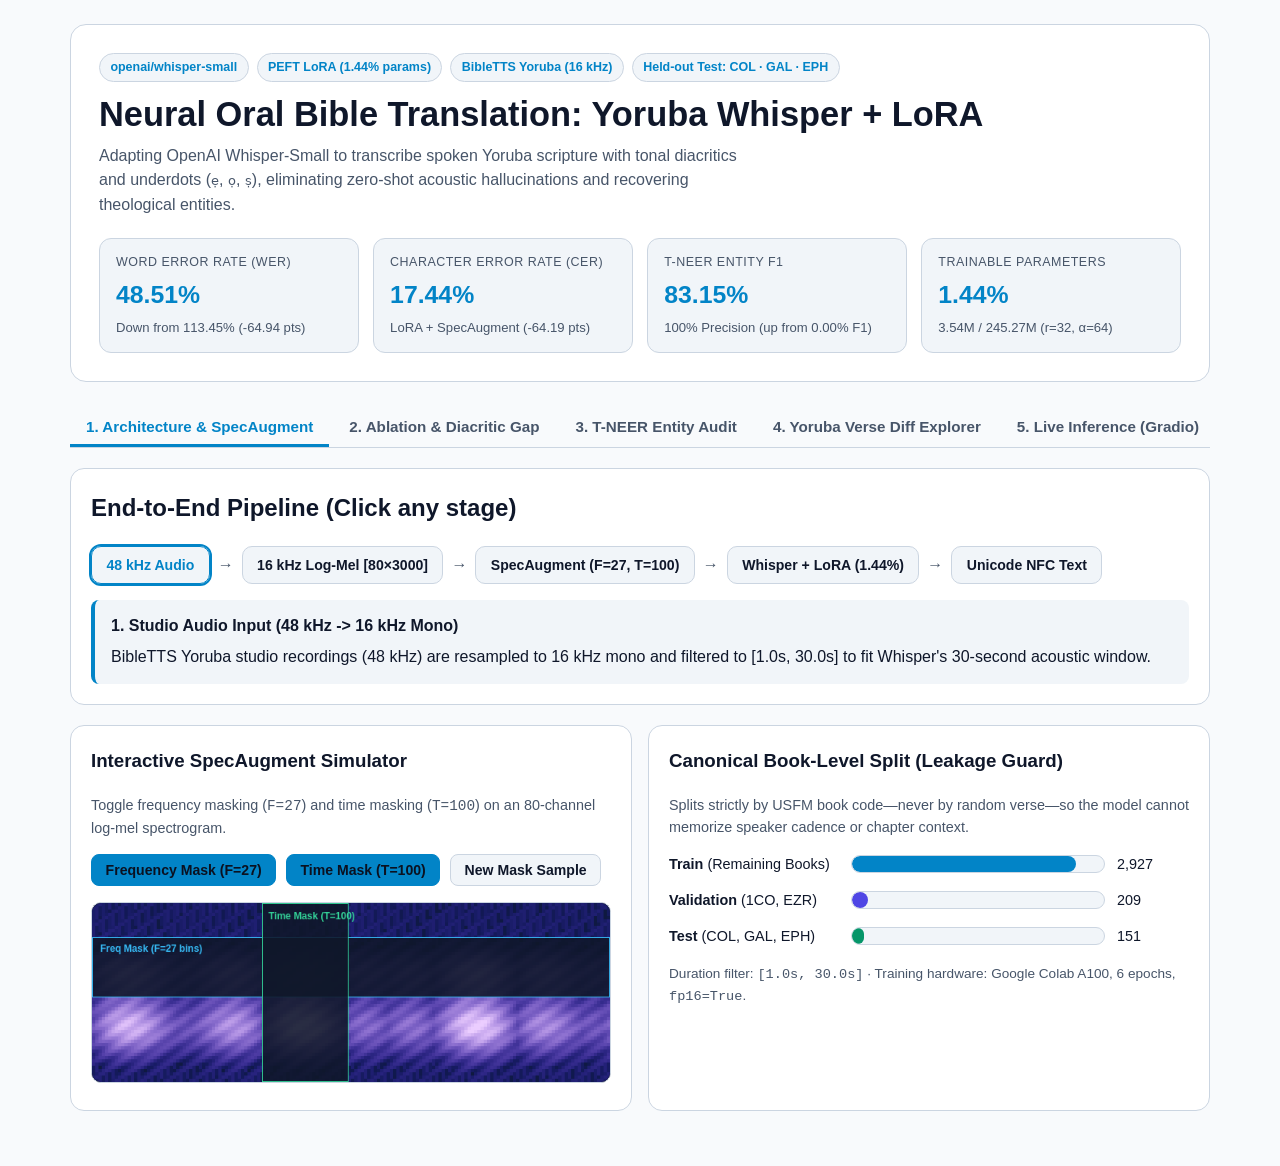
<file: showcase/index.html>
<!DOCTYPE html>
<html lang="en">
<head>
  <meta charset="UTF-8" />
  <meta name="viewport" content="width=device-width, initial-scale=1.0" />
  <meta name="color-scheme" content="light dark" />
  <title>Neural Oral Bible Translation — Yoruba Whisper + LoRA Showcase</title>
  <link rel="stylesheet" href="styles.css" />
</head>
<body>
  <div class="container">
    <header class="hero">
      <div class="badge-row">
        <span class="badge">openai/whisper-small</span>
        <span class="badge">PEFT LoRA (1.44% params)</span>
        <span class="badge">BibleTTS Yoruba (16 kHz)</span>
        <span class="badge">Held-out Test: COL · GAL · EPH</span>
      </div>
      <h1>Neural Oral Bible Translation: Yoruba Whisper + LoRA</h1>
      <p>
        Adapting OpenAI Whisper-Small to transcribe spoken Yoruba scripture with tonal diacritics and underdots
        (<code>ẹ</code>, <code>ọ</code>, <code>ṣ</code>), eliminating zero-shot acoustic hallucinations and recovering theological entities.
      </p>

      <div class="kpi-grid">
        <div class="kpi-card">
          <div class="kpi-label">Word Error Rate (WER)</div>
          <div class="kpi-value">48.51%</div>
          <div class="kpi-sub">Down from 113.45% (-64.94 pts)</div>
        </div>
        <div class="kpi-card">
          <div class="kpi-label">Character Error Rate (CER)</div>
          <div class="kpi-value">17.44%</div>
          <div class="kpi-sub">LoRA + SpecAugment (-64.19 pts)</div>
        </div>
        <div class="kpi-card">
          <div class="kpi-label">T-NEER Entity F1</div>
          <div class="kpi-value">83.15%</div>
          <div class="kpi-sub">100% Precision (up from 0.00% F1)</div>
        </div>
        <div class="kpi-card">
          <div class="kpi-label">Trainable Parameters</div>
          <div class="kpi-value">1.44%</div>
          <div class="kpi-sub">3.54M / 245.27M (r=32, α=64)</div>
        </div>
      </div>
    </header>

    <div class="tabs">
      <div class="tablist" role="tablist" aria-label="Project showcase sections">
        <button type="button" role="tab" id="tab-arch" aria-selected="true">1. Architecture &amp; SpecAugment</button>
        <button type="button" role="tab" id="tab-ablation" aria-selected="false">2. Ablation &amp; Diacritic Gap</button>
        <button type="button" role="tab" id="tab-tneer" aria-selected="false">3. T-NEER Entity Audit</button>
        <button type="button" role="tab" id="tab-verses" aria-selected="false">4. Yoruba Verse Diff Explorer</button>
        <button type="button" role="tab" id="tab-live" aria-selected="false">5. Live Inference (Gradio)</button>
      </div>

      <!-- TAB 1: ARCHITECTURE -->
      <div role="tabpanel" id="panel-arch" aria-labelledby="tab-arch" tabindex="0">
        <div class="panel-inner">
          <div class="card">
            <h2>End-to-End Pipeline (Click any stage)</h2>
            <div class="pipeline" id="pipeline-nodes">
              <button type="button" class="pipe-node" data-step="audio" aria-pressed="true">48 kHz Audio</button>
              <span class="pipe-arrow">→</span>
              <button type="button" class="pipe-node" data-step="mel" aria-pressed="false">16 kHz Log-Mel [80×3000]</button>
              <span class="pipe-arrow">→</span>
              <button type="button" class="pipe-node" data-step="specaug" aria-pressed="false">SpecAugment (F=27, T=100)</button>
              <span class="pipe-arrow">→</span>
              <button type="button" class="pipe-node" data-step="lora" aria-pressed="false">Whisper + LoRA (1.44%)</button>
              <span class="pipe-arrow">→</span>
              <button type="button" class="pipe-node" data-step="nfc" aria-pressed="false">Unicode NFC Text</button>
            </div>
            <div class="pipe-detail" id="pipeline-detail"></div>
          </div>

          <div class="grid-2">
            <div class="card">
              <h3>Interactive SpecAugment Simulator</h3>
              <p style="color: var(--muted); font-size: 0.9rem;">
                Toggle frequency masking (<code>F=27</code>) and time masking (<code>T=100</code>) on an 80-channel log-mel spectrogram.
              </p>
              <div class="btn-row">
                <button type="button" class="btn" id="toggle-freq" aria-pressed="true">Frequency Mask (F=27)</button>
                <button type="button" class="btn" id="toggle-time" aria-pressed="true">Time Mask (T=100)</button>
                <button type="button" class="btn" id="reroll-spec">New Mask Sample</button>
              </div>
              <canvas id="spec-canvas" width="640" height="220" aria-label="Interactive log-mel spectrogram with SpecAugment masks"></canvas>
            </div>

            <div class="card">
              <h3>Canonical Book-Level Split (Leakage Guard)</h3>
              <p style="color: var(--muted); font-size: 0.9rem;">
                Splits strictly by USFM book code—never by random verse—so the model cannot memorize speaker cadence or chapter context.
              </p>
              <div class="bar-group">
                <div class="bar-row">
                  <span><strong>Train</strong> (Remaining Books)</span>
                  <div class="bar-track"><div class="bar-fill" style="width: 89%; background: var(--accent);"></div></div>
                  <span>2,927</span>
                </div>
                <div class="bar-row">
                  <span><strong>Validation</strong> (1CO, EZR)</span>
                  <div class="bar-track"><div class="bar-fill" style="width: 6.4%; background: var(--indigo);"></div></div>
                  <span>209</span>
                </div>
                <div class="bar-row">
                  <span><strong>Test</strong> (COL, GAL, EPH)</span>
                  <div class="bar-track"><div class="bar-fill" style="width: 4.6%; background: var(--emerald);"></div></div>
                  <span>151</span>
                </div>
              </div>
              <p style="color: var(--muted); font-size: 0.85rem; margin-top: 1rem;">
                Duration filter: <code>[1.0s, 30.0s]</code> · Training hardware: Google Colab A100, 6 epochs, <code>fp16=True</code>.
              </p>
            </div>
          </div>
        </div>
      </div>

      <!-- TAB 2: ABLATION -->
      <div role="tabpanel" id="panel-ablation" aria-labelledby="tab-ablation" hidden>
        <div class="panel-inner">
          <div class="card">
            <h2>3-Way Ablation &amp; Diacritic Gap</h2>
            <div class="btn-row">
              <span>Metric Mode:</span>
              <button type="button" class="btn" id="mode-tone" aria-pressed="true">With Tonal Diacritics (Strict)</button>
              <button type="button" class="btn" id="mode-notone" aria-pressed="false">Diacritic-Stripped (No-Tone)</button>
            </div>

            <div class="grid-2">
              <div>
                <h3>Word Error Rate (WER %) — Lower is Better</h3>
                <div class="bar-group" id="wer-bars"></div>
              </div>
              <div>
                <h3>Character Error Rate (CER %) — Lower is Better</h3>
                <div class="bar-group" id="cer-bars"></div>
              </div>
            </div>
          </div>

          <div class="card">
            <h3 id="ablation-table-caption">Full Phase 4 Quantitative Breakdown</h3>
            <div tabindex="0" role="region" aria-labelledby="ablation-table-caption" class="table-wrapper">
              <table>
                <thead>
                  <tr>
                    <th>Configuration</th>
                    <th>WER (%)</th>
                    <th>WER No-Tone (%)</th>
                    <th>Diacritic WER Gap</th>
                    <th>CER (%)</th>
                    <th>CER No-Tone (%)</th>
                    <th>Diacritic CER Gap</th>
                  </tr>
                </thead>
                <tbody id="ablation-tbody"></tbody>
              </table>
            </div>
          </div>
        </div>
      </div>

      <!-- TAB 3: T-NEER -->
      <div role="tabpanel" id="panel-tneer" aria-labelledby="tab-tneer" hidden>
        <div class="panel-inner">
          <div class="card">
            <h2>Theological Named Entity Error Audit (T-NEER)</h2>
            <p style="color: var(--muted);">
              Evaluated across <strong>104</strong> occurrences of 24 curated Yoruba biblical proper nouns and theological terms in the held-out test set.
            </p>
            <div class="bar-group" id="tneer-bars"></div>
          </div>

          <div class="card">
            <h3>24 Curated Yoruba Theological Entities (<code>ProjectConfig.theological_entities</code>)</h3>
            <div class="entity-grid" id="entity-grid"></div>
          </div>
        </div>
      </div>

      <!-- TAB 4: VERSE DIFF EXPLORER -->
      <div role="tabpanel" id="panel-verses" aria-labelledby="tab-verses" hidden>
        <div class="panel-inner">
          <div class="card">
            <h2>Interactive Yoruba Verse Diff Explorer (151 Held-Out Test Verses)</h2>
            <div class="btn-row">
              <label for="verse-select"><strong>Select Showcase / Test Verse:</strong></label>
              <select id="verse-select"></select>
              <input type="search" id="verse-search" placeholder="Filter by Yoruba word (e.g. Ọlọ́run, Kristi)..." aria-label="Filter test verses" />
            </div>
            <p style="font-size: 0.85rem; color: var(--muted);">
              Legend: <span class="tok-ok">Exact match</span> · <span class="tok-tone">Tone/diacritic mismatch</span> · <span class="tok-err">Missing / hallucinated word</span>
            </p>
            <div class="verse-box" id="verse-diff-container"></div>
          </div>
        </div>
      </div>

      <!-- TAB 5: LIVE GRADIO INFERENCE -->
      <div role="tabpanel" id="panel-live" aria-labelledby="tab-live" hidden>
        <div class="panel-inner">
          <div class="card">
            <h2>Live Model Inference (Companion Gradio App)</h2>
            <p style="color: var(--muted);">
              This static showcase runs zero-cost on GitHub Pages using your Phase 4 results. For live microphone or audio-file transcription with
              <code>lora_raw</code> and <code>lora_specaug</code>, run the companion <code>app.py</code> locally or deploy it to Hugging Face Spaces.
            </p>
            <div class="grid-2">
              <div class="transcript-card">
                <div class="transcript-label">1. Run Locally with Adapters</div>
                <pre style="overflow-x: auto; margin: 0;"><code>pip install gradio
python app.py</code></pre>
              </div>
              <div class="transcript-card">
                <div class="transcript-label">2. Deploy to Hugging Face Spaces</div>
                <p style="font-size: 0.9rem; margin: 0;">
                  Upload <code>lora_raw</code> and <code>lora_specaug</code> to Hugging Face Hub, set
                  <code>LORA_RAW_REPO</code> and <code>LORA_SPECAUG_REPO</code> in your Space Secrets/Variables, and push <code>app.py</code>.
                </p>
              </div>
            </div>
          </div>
        </div>
      </div>
    </div>
  </div>

  <script src="data.js"></script>
  <script src="app.js"></script>
</body>
</html>
</file>
<file: showcase/styles.css>
:root {
  color-scheme: light dark;

  --bg-light: #f8fafc;
  --bg-dark: #0b1120;
  --surface-light: #ffffff;
  --surface-dark: #111827;
  --surface-alt-light: #f1f5f9;
  --surface-alt-dark: #1e293b;
  --text-light: #0f172a;
  --text-dark: #f1f5f9;
  --muted-light: #475569;
  --muted-dark: #94a3b8;
  --border-light: #cbd5e1;
  --border-dark: #334155;

  --accent-light: #0284c7;
  --accent-dark: #38bdf8;
  --emerald-light: #059669;
  --emerald-dark: #34d399;
  --amber-light: #d97706;
  --amber-dark: #fbbf24;
  --rose-light: #dc2626;
  --rose-dark: #f87171;
  --indigo-light: #4f46e5;
  --indigo-dark: #818cf8;

  --bg: var(--bg-light);
  --surface: var(--surface-light);
  --surface-alt: var(--surface-alt-light);
  --text: var(--text-light);
  --muted: var(--muted-light);
  --border: var(--border-light);
  --accent: var(--accent-light);
  --emerald: var(--emerald-light);
  --amber: var(--amber-light);
  --rose: var(--rose-light);
  --indigo: var(--indigo-light);
}

@media (prefers-color-scheme: dark) {
  :root {
    --bg: var(--bg-dark);
    --surface: var(--surface-dark);
    --surface-alt: var(--surface-alt-dark);
    --text: var(--text-dark);
    --muted: var(--muted-dark);
    --border: var(--border-dark);
    --accent: var(--accent-dark);
    --emerald: var(--emerald-dark);
    --amber: var(--amber-dark);
    --rose: var(--rose-dark);
    --indigo: var(--indigo-dark);
  }
}

@supports (color: light-dark(white, black)) {
  :root {
    --bg: light-dark(var(--bg-light), var(--bg-dark));
    --surface: light-dark(var(--surface-light), var(--surface-dark));
    --surface-alt: light-dark(var(--surface-alt-light), var(--surface-alt-dark));
    --text: light-dark(var(--text-light), var(--text-dark));
    --muted: light-dark(var(--muted-light), var(--muted-dark));
    --border: light-dark(var(--border-light), var(--border-dark));
    --accent: light-dark(var(--accent-light), var(--accent-dark));
    --emerald: light-dark(var(--emerald-light), var(--emerald-dark));
    --amber: light-dark(var(--amber-light), var(--amber-dark));
    --rose: light-dark(var(--rose-light), var(--rose-dark));
    --indigo: light-dark(var(--indigo-light), var(--indigo-dark));
  }
}

* {
  box-sizing: border-box;
}

body {
  margin: 0;
  font-family: Inter, -apple-system, BlinkMacSystemFont, "Segoe UI", Roboto, sans-serif;
  background: var(--bg);
  color: var(--text);
  line-height: 1.55;
}

.container {
  max-width: 1180px;
  margin: 0 auto;
  padding: 1.5rem 1.25rem 3.5rem;
}

/* Hero */
.hero {
  background: var(--surface);
  border: 1px solid var(--border);
  border-radius: 16px;
  padding: 1.75rem;
  margin-bottom: 1.5rem;
}

.badge-row {
  display: flex;
  flex-wrap: wrap;
  gap: 0.5rem;
  margin-bottom: 0.75rem;
}

.badge {
  font-size: 0.78rem;
  font-weight: 600;
  padding: 0.25rem 0.65rem;
  border-radius: 999px;
  background: var(--surface-alt);
  border: 1px solid var(--border);
  color: var(--accent);
}

.hero h1 {
  margin: 0 0 0.5rem;
  font-size: clamp(1.5rem, 3vw, 2.15rem);
  line-height: 1.2;
}

.hero p {
  margin: 0;
  color: var(--muted);
  max-width: 72ch;
}

.kpi-grid {
  display: grid;
  grid-template-columns: repeat(auto-fit, minmax(190px, 1fr));
  gap: 0.9rem;
  margin-top: 1.25rem;
}

.kpi-card {
  background: var(--surface-alt);
  border: 1px solid var(--border);
  border-radius: 12px;
  padding: 0.9rem 1rem;
}

.kpi-label {
  font-size: 0.78rem;
  color: var(--muted);
  text-transform: uppercase;
  letter-spacing: 0.04em;
}

.kpi-value {
  font-size: 1.55rem;
  font-weight: 700;
  margin: 0.2rem 0;
  color: var(--accent);
}

.kpi-sub {
  font-size: 0.82rem;
  color: var(--muted);
}

/* Tabs */
.tablist {
  display: flex;
  overflow-x: auto;
  gap: 0.25rem;
  border-bottom: 1px solid var(--border);
  margin-bottom: 1.25rem;
  scroll-snap-type: inline proximity;
}

.tablist [role="tab"] {
  flex: none;
  scroll-snap-align: start;
  position: relative;
  background: transparent;
  border: none;
  color: var(--muted);
  font-size: 0.95rem;
  font-weight: 600;
  padding: 0.75rem 1rem;
  cursor: pointer;
}

.tablist [role="tab"]:hover {
  color: var(--text);
}

.tablist [role="tab"][aria-selected="true"] {
  color: var(--accent);
}

.tablist [role="tab"][aria-selected="true"]::after {
  content: "";
  position: absolute;
  inset: auto 0 0;
  border-block-end: 3px solid var(--accent);
}

.panel-inner {
  display: grid;
  gap: 1.25rem;
}

.card {
  background: var(--surface);
  border: 1px solid var(--border);
  border-radius: 14px;
  padding: 1.25rem;
}

.card h2,
.card h3 {
  margin-top: 0;
}

.grid-2 {
  display: grid;
  grid-template-columns: repeat(auto-fit, minmax(300px, 1fr));
  gap: 1rem;
}

/* Pipeline */
.pipeline {
  display: flex;
  flex-wrap: wrap;
  align-items: center;
  gap: 0.5rem;
  margin: 1rem 0;
}

.pipe-node {
  background: var(--surface-alt);
  border: 1px solid var(--border);
  color: var(--text);
  border-radius: 10px;
  padding: 0.6rem 0.9rem;
  font-size: 0.88rem;
  font-weight: 600;
  cursor: pointer;
}

.pipe-node[aria-pressed="true"] {
  border-color: var(--accent);
  outline: 2px solid var(--accent);
  color: var(--accent);
}

.pipe-arrow {
  color: var(--muted);
  font-weight: 700;
}

.pipe-detail {
  background: var(--surface-alt);
  border-left: 4px solid var(--accent);
  border-radius: 8px;
  padding: 0.9rem 1rem;
}

/* Controls & Buttons */
.btn-row {
  display: flex;
  flex-wrap: wrap;
  gap: 0.6rem;
  align-items: center;
  margin-bottom: 1rem;
}

.btn {
  background: var(--surface-alt);
  color: var(--text);
  border: 1px solid var(--border);
  border-radius: 8px;
  padding: 0.45rem 0.85rem;
  font-size: 0.88rem;
  font-weight: 600;
  cursor: pointer;
}

.btn[aria-pressed="true"],
.btn.primary {
  background: var(--accent);
  color: #0b1120;
  border-color: var(--accent);
}

/* Bar Charts */
.bar-group {
  display: grid;
  gap: 0.85rem;
}

.bar-row {
  display: grid;
  grid-template-columns: 170px 1fr 72px;
  align-items: center;
  gap: 0.75rem;
  font-size: 0.9rem;
}

@media (max-width: 600px) {
  .bar-row {
    grid-template-columns: 1fr;
    gap: 0.25rem;
  }
}

.bar-track {
  background: var(--surface-alt);
  border-radius: 999px;
  height: 18px;
  overflow: hidden;
  border: 1px solid var(--border);
}

.bar-fill {
  height: 100%;
  border-radius: 999px;
  transition: width 0.35s ease;
}

/* Responsive Table */
.table-wrapper {
  overflow: auto;
  max-inline-size: 100%;
  container-type: inline-size;
}

table {
  width: 100%;
  border-collapse: separate;
  border-spacing: 0;
  font-size: 0.92rem;
}

th,
td {
  padding: 0.65rem 0.75rem;
  border-bottom: 1px solid var(--border);
  text-align: left;
}

thead th {
  position: sticky;
  inset-block-start: 0;
  background: var(--surface-alt);
  font-weight: 700;
}

tbody th {
  position: sticky;
  inset-inline-start: 0;
  background: var(--surface);
  font-weight: 600;
}

@container (width < 600px) {
  table,
  thead,
  tbody,
  tr,
  th,
  td {
    display: block;
  }

  thead {
    display: none;
  }

  tr {
    margin-block-end: 1rem;
    border: 1px solid var(--border);
    border-radius: 8px;
    padding: 0.4rem;
  }

  tbody th {
    background: var(--surface-alt);
  }

  td[data-label]::before {
    content: attr(data-label) ": ";
    font-weight: 700;
    color: var(--muted);
  }
}

/* Entity Pills */
.entity-grid {
  display: flex;
  flex-wrap: wrap;
  gap: 0.5rem;
}

.entity-pill {
  padding: 0.35rem 0.75rem;
  border-radius: 999px;
  background: var(--surface-alt);
  border: 1px solid var(--border);
  font-size: 0.9rem;
  font-weight: 600;
}

/* Verse Diff */
.verse-box {
  display: grid;
  gap: 0.75rem;
}

.transcript-card {
  background: var(--surface-alt);
  border: 1px solid var(--border);
  border-radius: 10px;
  padding: 0.85rem 1rem;
}

.transcript-label {
  font-size: 0.8rem;
  font-weight: 700;
  text-transform: uppercase;
  letter-spacing: 0.04em;
  margin-bottom: 0.3rem;
}

.tok-ok {
  color: var(--emerald);
}

.tok-tone {
  background: color-mix(in srgb, var(--amber) 24%, transparent);
  border-bottom: 2px solid var(--amber);
  padding: 0 2px;
  border-radius: 3px;
}

.tok-err {
  background: color-mix(in srgb, var(--rose) 22%, transparent);
  color: var(--rose);
  padding: 0 2px;
  border-radius: 3px;
}

select,
input[type="search"] {
  background: var(--surface-alt);
  color: var(--text);
  border: 1px solid var(--border);
  border-radius: 8px;
  padding: 0.45rem 0.7rem;
  font-size: 0.9rem;
}

canvas {
  width: 100%;
  max-width: 680px;
  height: auto;
  border-radius: 10px;
  border: 1px solid var(--border);
  background: #090d16;
}
</file>
